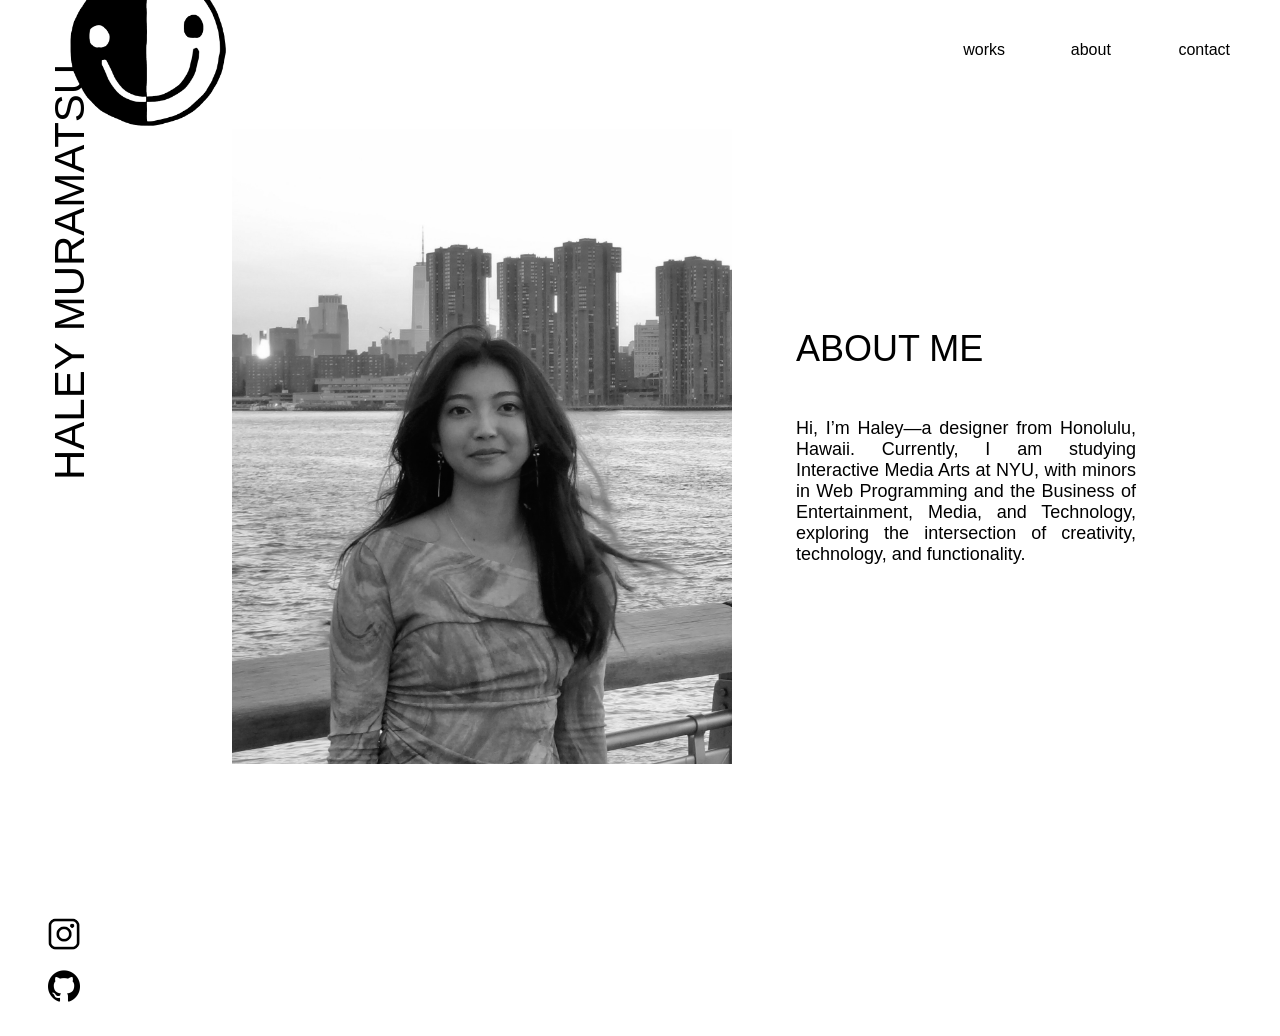
<file: about.html>
<!DOCTYPE html>
<html lang="en">
<head>
    <meta charset="UTF-8">
    <meta name="viewport" content="width=device-width, initial-scale=1.0">
    <title>about</title>
    <link rel="stylesheet" href="about.css">
    <script src="main.js" defer></script>
</head>

<!-- Google tag (gtag.js) -->
<script async src="https://www.googletagmanager.com/gtag/js?id=G-WVSNZDGCFT"></script>
<script>
  window.dataLayer = window.dataLayer || [];
  function gtag(){dataLayer.push(arguments);}
  gtag('js', new Date());

  gtag('config', 'G-WVSNZDGCFT');
</script>

<body>
    <header id="main-header">
        <section id="logo">
            <a href="index.html"><img src="images/switch.png" alt="smiley logo"></a>
        </section>
        <nav id="nav-bar">
            <ul>
                <li><a href="works.html">works</a></li>
                <li><a href="about.html">about</a></li>
                <li><a href="contact.html">contact</a></li>
            </ul>
        </nav>
    </header>
    <div id="scroll-title">HALEY MURAMATSU</div>

    <main>
        <section id="aboutContainer">
            <img id="self" src="images/self.JPG" alt="self">
            <section id="aboutDescription">
                <h1>ABOUT ME</h1>
                <p>Hi, I’m Haley—a designer from Honolulu, Hawaii<!-- , passionate about blending art and technology. With a background in graphic design, I approach every project with thoughtfulness and a user-centered mindset, whether designing for print, digital platforms, or crafting immersive experiences-->. Currently, I am studying Interactive Media Arts at NYU, with minors in Web Programming and the Business of Entertainment, Media, and Technology, exploring the intersection of creativity, technology, and functionality.</p>
                <!--  -->
            </section>
        </section>
    </main>

    <footer>
        <a href="https://www.instagram.com/haley.muramatsu/" target="_blank"><img src="images/instagram.png" alt="instagram"></a>
        <a href="https://github.com/hamuramatsu" target="_blank"><img src="images/github.png" alt="github"></a>
    </footer>
</body>
</html>
</file>
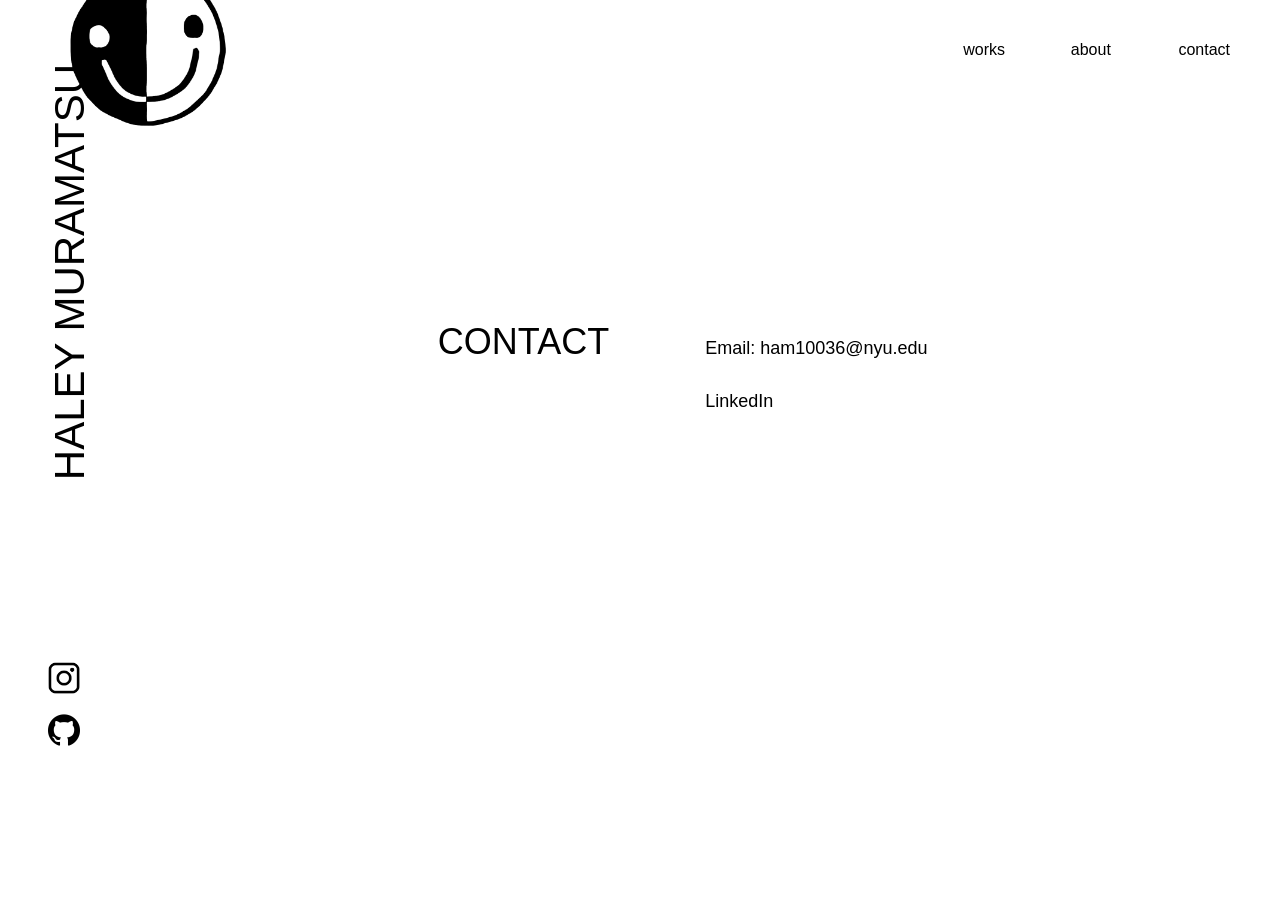
<file: contact.html>
<!DOCTYPE html>
<html lang="en">
<head>
    <meta charset="UTF-8">
    <meta name="viewport" content="width=device-width, initial-scale=1.0">
    <link rel="stylesheet" href="contact.css">
    <title>Contact</title>
</head>

<!-- Google tag (gtag.js) -->
<script async src="https://www.googletagmanager.com/gtag/js?id=G-WVSNZDGCFT"></script>
<script>
  window.dataLayer = window.dataLayer || [];
  function gtag(){dataLayer.push(arguments);}
  gtag('js', new Date());

  gtag('config', 'G-WVSNZDGCFT');
</script>

<body>
    <header id="main-header">
        <section id="logo">
            <a href="index.html"><img src="images/switch.png" alt="smiley logo"></a>
        </section>
        <nav id="nav-bar">
            <ul>
                <li><a href="works.html">works</a></li>
                <li><a href="about.html">about</a></li>
                <li><a href="contact.html">contact</a></li>
            </ul>
        </nav>
    </header>
    <div id="scroll-title">HALEY MURAMATSU</div>

    <main>
        <section id="contactContainer">
            <h1>CONTACT</h1>
            <section id="contactDescription">
                <p>Email: <a href="mailto:ham10036@nyu.edu">ham10036@nyu.edu</a></p>
                <p><a href="https://www.linkedin.com/in/haley-muramatsu-106880231/" target="_blank">LinkedIn</a></p>
            </section>
        </section>
    </main>

    <footer>
        <a href="https://www.instagram.com/haley.muramatsu/" target="_blank"><img src="images/instagram.png" alt="instagram"></a>
        <a href="https://github.com/hamuramatsu" target="_blank"><img src="images/github.png" alt="github"></a>
    </footer>
</body>
</html>
</file>
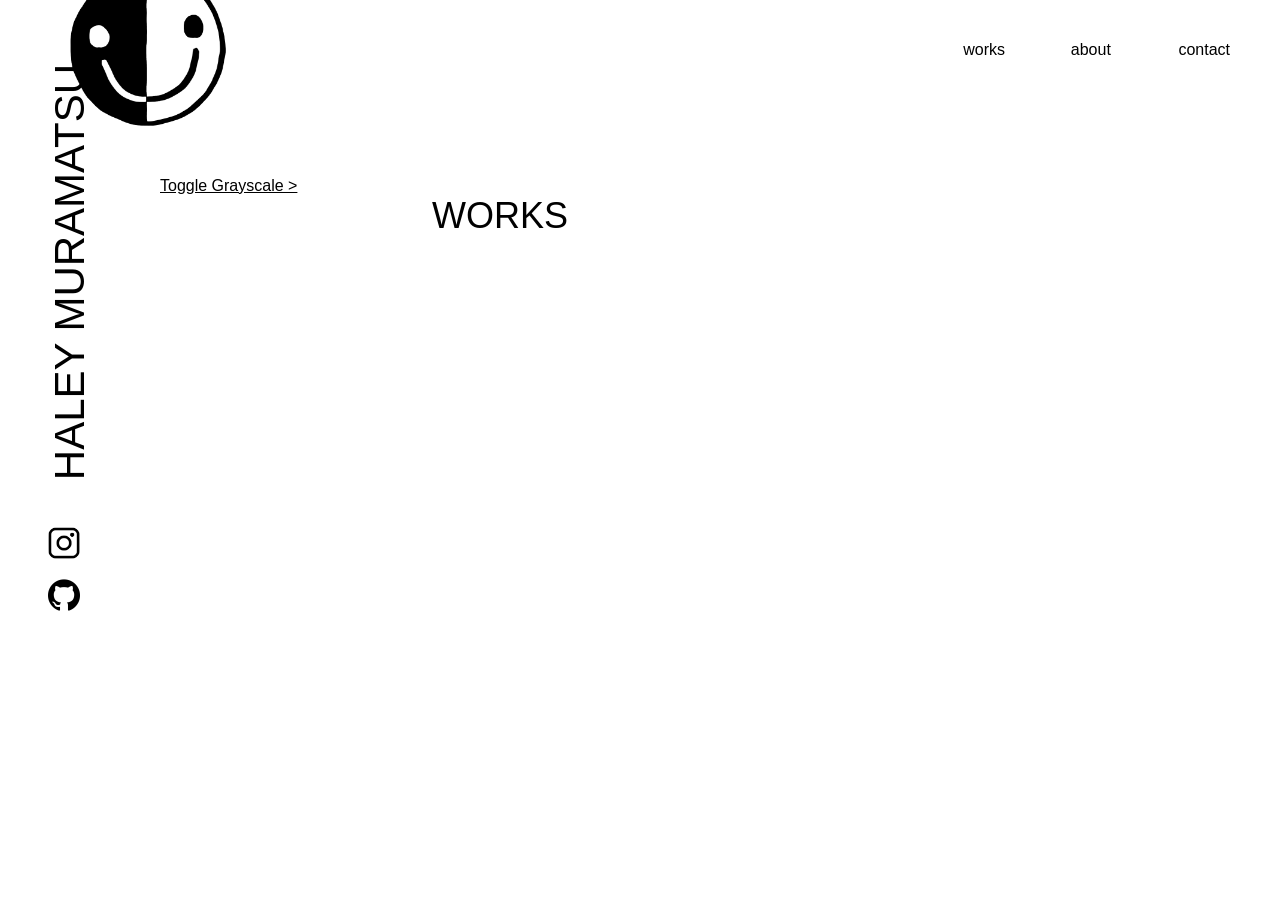
<file: works.html>
<!DOCTYPE html>
<html lang="en">
<head>
    <meta charset="UTF-8">
    <meta name="viewport" content="width=device-width, initial-scale=1.0">
    <link rel="stylesheet" href="works.css">
    <script src="works.js" defer></script>
    <script src="main.js" defer></script>
    <title>Works</title>
</head>

<!-- Google tag (gtag.js) -->
<script async src="https://www.googletagmanager.com/gtag/js?id=G-WVSNZDGCFT"></script>
<script>
  window.dataLayer = window.dataLayer || [];
  function gtag(){dataLayer.push(arguments);}
  gtag('js', new Date());

  gtag('config', 'G-WVSNZDGCFT');
</script>


<body>
    <header id="main-header">
        <section id="logo">
            <a href="index.html"><img src="images/switch.png" alt="smiley logo"></a>
        </section>
        <nav id="nav-bar">
            <ul>
                <li><a href="works.html">works</a></li>
                <li><a href="about.html">about</a></li>
                <li><a href="contact.html">contact</a></li>
            </ul>
        </nav>
    </header>
    <div id="scroll-title">HALEY MURAMATSU</div>

    <main>
        <p id="toggleGrayscale"> Toggle Grayscale ></p>
        <div class="grid" id="worksGrid">
        <div class="works">
            <h1>WORKS<h1>
        </div>
        <br class="spacer">
        </div>
    </main>

    <footer>
        <a href="#"><img src="images/instagram.png" alt="instagram"></a>
        <a href="https://github.com/hamuramatsu" target="_blank"><img src="images/github.png" alt="github"></a>
    </footer>
</body>
</html>
</file>
<file: about.css>
body {
    color: black;
    background: white;
    font-family: helvetica;
    margin: 1rem;
    margin-top: 1.5rem;
  }
  
  * {
    margin: 0;
    padding: 0;
  }
  
  header{
    position: sticky;
    height: 2rem;
    padding: 10px;
    margin: 0.3rem;
    display: flex;
    justify-content: space-between;
    align-items: center;
    z-index: 1000; 
  }
  
  #logo img{
    width: 30%;
  }

  #logo img:hover {
    transform: scale(.95);
    transition: transform 0.3s ease-in-out;
    -webkit-transition: transform 0.3s ease-in-out;
    -moz-transition: transform 0.3s ease-in-out;
    -ms-transition: transform 0.3s ease-in-out;
    -o-transition: transform 0.3s ease-in-out;
}

main img:hover {
  transition: filter 1s ease-in-out;
  filter: none;
  -webkit-transition: filter 1s ease-in-out;
  -moz-transition: filter 1s ease-in-out;
  -ms-transition: filter 1s ease-in-out;
  -o-transition: filter 1s ease-in-out;
}
  
  /* nav bar styling */
  nav ul {
      list-style-type: none;
      margin: 0;
      padding-right: 1rem;
      padding-left: 1rem;
      display: flex; 
      flex-direction: row;
      justify-content: flex-end; /* Adjust spacing based on screen size */
      gap: 3rem;
  
    }
  
    nav a {
      text-decoration: none;
      font-size: 16px;
      color: black;
      margin: 0.3rem;
      font-weight: 400;
      display: inline-block;  /* Ensures the width applies correctly */
      width: 50px; /* Adjust to fit your text width */
    }
  
    nav a:hover {
      font-weight: bold;
    }
  
  
  #aboutContainer {
    display: flex;
    align-items: center;
    justify-content: center;
    gap: 4rem;
    margin: 6rem;
    margin-top: 0;
    text-align: justify;
  }

  @media (max-width: 1130px) {
    #aboutContainer {
        align-items: flex-start;
    }
    #aboutContainer img {
        max-width: 400px;
        height: auto;
    }
  }

  @media (max-width: 940px) {
    #aboutContainer {
        flex-direction: column;
        align-items: center;
        margin: 4rem;
        margin-top: 0;
        gap: 3rem;
    }
  }

  @media (max-width: 700px) {
    #aboutContainer {
        margin: 2rem;
        margin-top: 0;
        gap: 3rem;
    }
  }
  

  #aboutContainer h1{
    font-size: 36px;
    font-weight: normal;
  }

  #aboutContainer p {
    font-size: 18px;
  }

#aboutDescription {
    display: flex;
    flex-direction: column;
    gap: 3rem;
}


  #scroll-title {
    position: sticky;
    top: 480px; /* Dist from top while scrolling */
    left: 10px;
    transform: rotate(-90deg);
    transform-origin: left top;
    font-size: 42px;
    margin-top: 0px;
    margin-left: 30px;
    z-index: 1000;
  }
  
  
  
  /* Bottom-right position for the nav bar when it scrolls out of view */
  .bottom-right {
    position: fixed;
    bottom: 20px;
    right: 20px;
    background-color: rgba(255, 255, 255, 0.474);
    padding: 10px;
    z-index: 999;
    transition: all 1s ease;
  }
  
  main {
    margin: 2rem auto;
    margin-top: 0;
    padding: 1rem;
    padding-top: 0;
    max-width: 1200px; /* won't go larger than this */
    display: flex;
    flex-direction: column;
    margin-left: 6.5rem;
    margin-right: 1rem;
  }

  img {
    width: 100%;  /* Ensure the image fills its grid area */
    height: 100%; /* Ensure the image fills the height of the grid cell */
    object-fit: cover; /* Maintain aspect ratio and cover the grid area */
    -webkit-filter: grayscale(100%);
    filter: grayscale(100%);
  }


#self {
    max-width: 500px;
  }

  

  footer {
    bottom: 0;
    padding: 10px;
    display: flex;
    width: 2rem;
    padding-left: 2rem;
    flex-direction: column;
    justify-content: space-between;
    margin-bottom: 20px;
    gap: 1rem;
  }
</file>
<file: contact.css>
body {
    color: black;
    background: white;
    font-family: helvetica;
    margin: 1rem;
    margin-top: 1.5rem;
  }
  
  * {
    margin: 0;
    padding: 0;
  }
  
  header{
    position: sticky;
    height: 2rem;
    padding: 10px;
    margin: 0.3rem;
    display: flex;
    justify-content: space-between;
    align-items: center;
    z-index: 1000; 
  }
  
  #logo img{
    width: 30%;
  }

  #logo img:hover {
    transform: scale(.95);
    transition: transform 0.3s ease-in-out; 
  }
  
  /* nav bar styling */
  nav ul {
      list-style-type: none;
      margin: 0;
      padding-right: 1rem;
      padding-left: 1rem;
      display: flex; 
      flex-direction: row;
      justify-content: flex-end; /* Adjust spacing based on screen size */
      gap: 3rem;
  
    }
  
    nav a {
      text-decoration: none;
      font-size: 16px;
      color: black;
      margin: 0.3rem;
      font-weight: 400;
      display: inline-block;  /* Ensures the width applies correctly */
      width: 50px; /* Adjust to fit your text width */
    }
  
    nav a:hover {
      font-weight: bold;
    }
  
  
  #contactContainer {
    display: flex;
    align-items: baseline;
    justify-content: center;
    gap: 6rem;
    margin: 6rem;
    margin-top: 12rem;
    margin-bottom: 12rem;
    text-align: justify;
  }


  @media (max-width: 660px) {
    #contactContainer {
        flex-direction: column;
        margin: 4rem;
        margin-top: 12rem;
        margin-bottom: 12rem;
        gap: 2rem;
    }
  }

  #contactContainer h1{
    font-size: 36px;
    font-weight: normal;
  }

  #contactDescription p {
    font-size: 18px;
    text-align: left;
  }

#contactDescription {
    display: flex;
    flex-direction: column;
    gap: 2rem;
}

  #contactDescription a{
    text-decoration: none;
    color: black;
    display: inline-block;  /* Ensures the width applies correctly */
      width: 170px; /* Adjust to fit your text width */
  }

  #contactDescription a:hover{
    font-weight: bold;
  }



  #scroll-title {
    position: sticky;
    top: 480px; /* Dist from top while scrolling */
    left: 10px;
    transform: rotate(-90deg);
    transform-origin: left top;
    font-size: 42px;
    margin-top: 0px;
    margin-left: 30px;
    z-index: 1000;
  }
  
  /* Bottom-right position for the nav bar when it scrolls out of view */
  .bottom-right {
    position: fixed;
    bottom: 20px;
    right: 20px;
    background-color: rgba(255, 255, 255, 0.474);
    padding: 10px;
    z-index: 999;
    transition: all 1s ease;
  }
  
  main {
    margin: 2rem auto;
    margin-top: 0;
    padding: 1rem;
    padding-top: 0;
    max-width: 1200px; /* won't go larger than this */
    display: flex;
    flex-direction: column;
    margin-left: 6.5rem;
    margin-right: 1rem;
  }

  img {
    width: 100%;  /* Ensure the image fills its grid area */
    height: 100%; /* Ensure the image fills the height of the grid cell */
    object-fit: cover; /* Maintain aspect ratio and cover the grid area */
    -webkit-filter: grayscale(100%);
    filter: grayscale(100%);
  }


#self {
    max-width: 500px;
  }

  

  footer {
    bottom: 0;
    padding: 10px;
    display: flex;
    width: 2rem;
    padding-left: 2rem;
    flex-direction: column;
    justify-content: space-between;
    margin-bottom: 20px;
    gap: 1rem;
  }
</file>
<file: works.css>
body {
    color: black;
    background: white;
    font-family: helvetica;
    margin: 1rem;
    margin-top: 1.5rem;
  }
  
  * {
    margin: 0;
    padding: 0;
  }
  
  header{
    position: sticky;
    height: 2rem;
    padding: 10px;
    margin: 0.3rem;
    display: flex;
    justify-content: space-between;
    align-items: center;
    z-index: 1000; 
  }
  
  #logo img{
    width: 30%;
  }
  
  /* nav bar styling */
  nav ul {
      list-style-type: none;
      margin: 0;
      padding-right: 1rem;
      padding-left: 1rem;
      display: flex; 
      flex-direction: row;
      justify-content: flex-end; /* Adjust spacing based on screen size */
      gap: 3rem;
  
    }
  
    nav a {
      text-decoration: none;
      font-size: 16px;
      color: black;
      margin: 0.3rem;
      font-weight: 400;
      display: inline-block;  /* Ensures the width applies correctly */
      width: 50px; /* Adjust to fit your text width */
    }
  
    nav a:hover {
      font-weight: bold;
    }
  
  
  #scroll-title {
    position: sticky;
    top: 480px; /* Dist from top while scrolling */
    left: 10px;
    transform: rotate(-90deg);
    transform-origin: left top;
    font-size: 42px;
    margin-top: 0px;
    margin-left: 30px;
    z-index: 1000;
  }
  
  
  
  /* Bottom-right position for the nav bar when it scrolls out of view */
  .bottom-right {
    position: fixed;
    bottom: 20px;
    right: 20px;
    background-color: rgba(255, 255, 255, 0.474);
    padding: 10px;
    z-index: 999;
    transition: all 1s ease;
  }
  
  main {
    margin: 2rem auto;
    padding: 1rem;
    max-width: 1200px; /* won't go larger than this */
    display: flex;
    flex-direction: column;
    margin-left: 8rem;
    margin-right: 1rem;
  }
  
  .works h1{
    font-size: 36px;
    text-align: left;
    font-weight: normal;
  }
  
  .works p{
    font-size: 16px;
    text-align: right;
  }
  .works p:hover{
    font-weight: bold;
  }
  
  .works a{
    text-decoration: none;
    color: black;
  }
  
  

  
#toggleGrayscale {
  cursor: pointer;
  border: transparent;
  color: #fff;
  font-size: 16px;
  color: #000;
  background: transparent;
  text-decoration: underline;
  width: fit-content;
}
#toggleGrayscale:hover {
  font-weight: bold;
}


  footer {
    bottom: 0;
    padding: 10px;
    display: flex;
    width: 2rem;
    padding-left: 2rem;
    flex-direction: column;
    justify-content: space-between;
    margin-bottom: 20px;
    gap: 1rem;
  
  }
  
  img {
    width: 100%;
    height: 100%;
    object-fit: cover;
    filter: grayscale(100%);
    transition: transform 0.3s ease-in-out; 
  }
  
  img:hover {
    transition: filter 0.3s ease-in-out;
    transition: transform 0.3s ease-in-out;
    
    transform: scale(.95);
    filter: none;
}

  img.grayscale {
    filter: none;
    transition: filter 0.3s ease-in-out;
    transition: transform 0.3s ease-in-out;
}
  
  
  /* Media query for grid display on larger screens */
  @media (min-width: 840px) {
    .grid {
      display: grid;
      grid-template-columns: repeat(4, 1fr); /* 4 equal columns */
      grid-template-rows: repeat(5, 1fr);  /* 5 equal rows with fixed height */
      gap: 1rem; /* Gap between grid items */
    }
    
    .works {
      display: block; /* Treated as a block element */
      grid-column: 2; 
      grid-row: 1; 
    }
  
    .spacer {
      grid-column: 2; /* Span across columns 1 to 2 */
      grid-row: 1;    /* Span across rows 1 to 2 */
    }
    .text-one {
        grid-column: 4;
        grid-row: 1;
      }
    .one {
        grid-column: 3;
        grid-row: 1;
    }
    .two {
        grid-column: 2; 
        grid-row: 2;
    }
    .three {
        grid-column: 3;
        grid-row: 2;
    }
    .four {
        grid-column: 2; 
        grid-row: 3;
    }
    .five {
        grid-column: 3;
        grid-row: 3;
    }
    .six {
        grid-column: 2; 
        grid-row: 4;
    }
    .seven {
        grid-column: 3;
        grid-row: 4;
    }
    .eight {
        grid-column: 2; 
        grid-row: 5;
    }
    .nine {
        grid-column: 3;
        grid-row: 5;
    }
    .ten {
        grid-column: 2; 
        grid-row: 6;
    }
    .eleven {
      grid-column: 3; 
      grid-row: 6;
    }
   .twelve {
    grid-column: 2; 
    grid-row: 7;
    }
    .thirteen {
      grid-column: 3; 
      grid-row: 7;
    }
    .fourteen {
      grid-column: 2; 
      grid-row: 8;
    }
    .fifteen {
      grid-column: 3; 
      grid-row: 8;
    }
  }
  
  
  
  /* Media query text size on smaller screens */
  @media (max-width: 770px) {
    #scroll-title {
      font-size: 36px;
      top: 420px;
    }
    .works h2{
      font-size: 28px;
    }
  }
  
  /* Media query for grid display on smaller screens */
  @media (max-width: 840px) {
    
    #scroll-title {
      display: none;
      /* position: sticky;
      width: 100%;
      top: 85%;
      transform: rotate(-90deg);
      transform-origin: left top;
      font-size: 42px;
      margin-top: 0px;
      margin-left: 10px;
      z-index: 1000; */
    }

    main {
      margin: 2rem auto;
      padding: 1rem;
      /* max-width: 1200px;  */
      display: flex;
      flex-direction: column;
      /* margin-left: 6.5rem; */
      margin-right: 1rem;
    }
    
  
    .grid {
      display: grid;
      left: 0;
      grid-template-columns: repeat(2, 1fr); /* Two equal columns */
      grid-template-rows: (1, 100px), repeat(5, 1fr);  /* Shorter row, then five equal rows */
      gap: 1rem;
    }
  
    .featured {
      display: block;
      grid-column: 1 / 2;
      grid-row: 1; 
    }

    .featured h2{
      text-align: left;
    }

    .featured p{
      text-align: left;
    }
  
    .works {
      display: block;
      grid-column: 1;
      grid-row: 1; 
    }
  
  
    .one {
      grid-column: 1;
      grid-row: 2;
    }
    .text-one {
      display: none;
    }
  
    .two {
      grid-column: 2;
      grid-row: 2;
    }
    .text-two {
      display: none;
    }
  
    .three {
      grid-column: 1;
      grid-row: 3;
    }
    .text-three {
      display: none;
    }
  
    .four {
      grid-column: 2; 
      grid-row: 3;
    }
    .text-four {
      display: none;
    }
  
    .five {
      grid-column: 1; 
      grid-row: 4;
    }
    .text-five {
      display: none;
    }
  
    .six {
      grid-column: 2; 
      grid-row: 4; 
    }
    .text-six {
      display: none;
    }

    .seven {
        grid-column: 1; 
        grid-row: 5; 
      }
    .text-seven {
        display: none;
      }

    .eight {
        grid-column: 2; 
        grid-row: 5; 
    }
    .text-eight {
        display: none;
    }

    .nine {
        grid-column: 1; 
        grid-row: 6; 
      }
    .text-nine {
        display: none;
      }

    .ten {
        grid-column: 2; 
        grid-row: 6; 
    }
    .text-ten {
        display: none;
    }

    .eleven {
        grid-column: 1; 
        grid-row: 7; 
      }
    .text-eleven {
        display: none;
      }

    .twelve {
        grid-column: 2; 
        grid-row: 7; 
    }
    .text-twelve {
        display: none;
    }

    .thirteen {
        grid-column: 1; 
        grid-row: 8; 
      }
    .text-thirteen {
        display: none;
      }

    .fourteen {
        grid-column: 2; 
        grid-row: 8; 
    }
    .text-fourteen {
        display: none;
    }
    
    .fifteen {
        grid-column: 1; 
        grid-row: 9; 
      }
    .text-fifteen {
        display: none;
      }
  }
</file>
